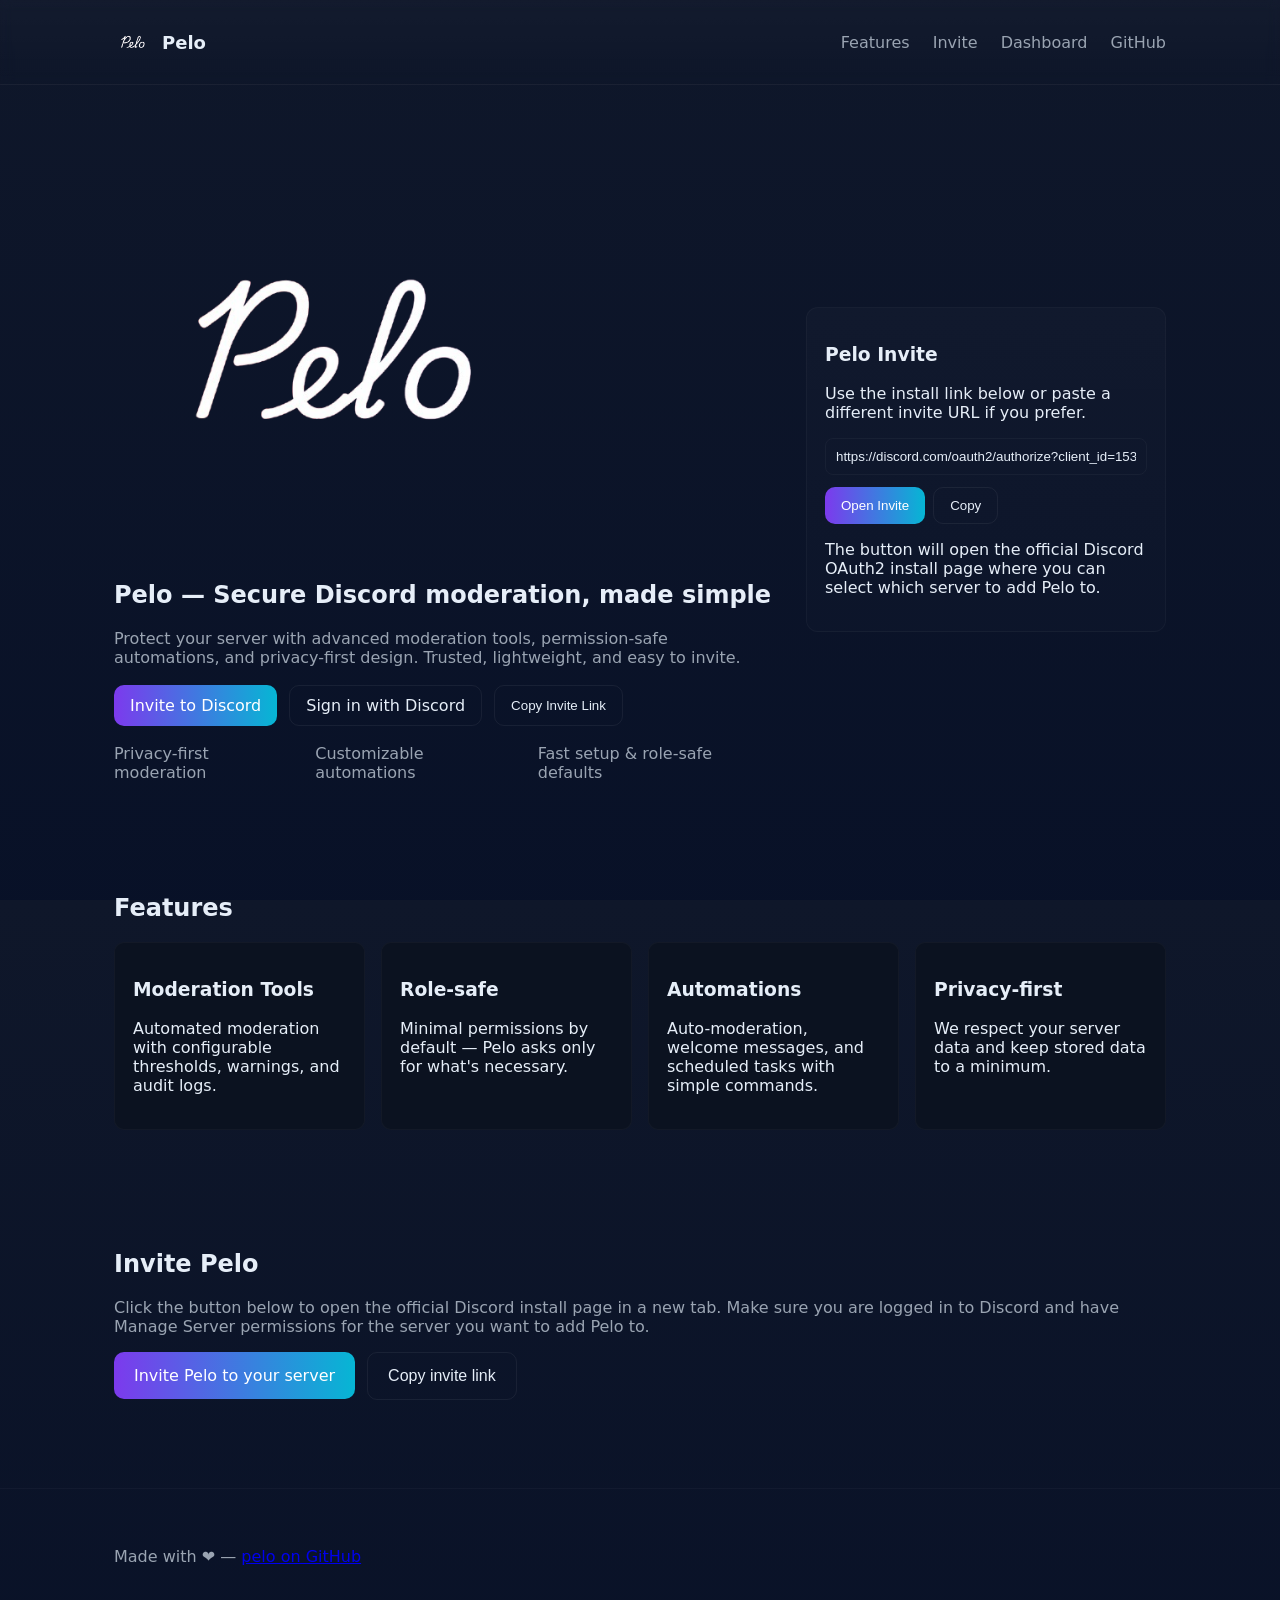
<file: index.html>
<!doctype html>
<html lang="en">
  <head>
    <meta charset="utf-8" />
    <meta name="viewport" content="width=device-width,initial-scale=1" />
    <title>Pelo — Secure Discord Bot</title>
    <meta name="description" content="Pelo — The best secure bot for Discord servers. Invite Pelo to your server and protect it today." />
    <link rel="stylesheet" href="css/styles.css" />
  </head>
  <body>
    <header class="site-header">
      <div class="container header-inner">
        <a class="brand" href="#"> 
          <img src="images/pelo1.png" alt="Pelo Logo" class="header-logo" />
          <span class="brand-title">Pelo</span>
        </a>
        <nav class="nav">
          <a href="#features">Features</a>
          <a href="#invite">Invite</a>
          <a href="dashboard.html">Dashboard</a>
          <a href="https://github.com/muradmuhammadeg-droid/pelo" target="_blank" rel="noopener">GitHub</a>
        </nav>
      </div>
    </header>

    <main>
      <section class="hero container">
        <div class="hero-left">
          <img src="images/pelo1.png" alt="Pelo Logo" class="main-logo" />
          <h1>Pelo — Secure Discord moderation, made simple</h1>
          <p class="lead">Protect your server with advanced moderation tools, permission-safe automations, and privacy-first design. Trusted, lightweight, and easy to invite.</p>

          <div class="cta-row">
            <a id="invite-btn" class="btn primary" href="#invite">Invite to Discord</a>
            <a class="btn outline" href="dashboard.html">Sign in with Discord</a>
            <button id="copy-btn" class="btn outline" type="button">Copy Invite Link</button>
          </div>

          <ul class="highlights">
            <li>Privacy-first moderation</li>
            <li>Customizable automations</li>
            <li>Fast setup & role-safe defaults</li>
          </ul>
        </div>
        <div class="hero-right" aria-hidden>
          <div class="card">
            <h3>Pelo Invite</h3>
            <p>Use the install link below or paste a different invite URL if you prefer.</p>
            <label class="field">
              <input id="invite-input" type="text" placeholder="https://discord.com/oauth2/authorize?client_id=..." value="https://discord.com/oauth2/authorize?client_id=1538172604832153710&permissions=8455231398997238&integration_type=0&scope=bot" aria-label="Discord invite link" />
            </label>
            <div class="card-actions">
              <button id="open-invite" class="btn primary" type="button">Open Invite</button>
              <button id="copy-invite" class="btn outline" type="button">Copy</button>
            </div>
            <p class="muted small">The button will open the official Discord OAuth2 install page where you can select which server to add Pelo to.</p>
          </div>
        </div>
      </section>

      <section id="features" class="container features">
        <h2>Features</h2>
        <div class="grid">
          <article class="feature">
            <h3>Moderation Tools</h3>
            <p>Automated moderation with configurable thresholds, warnings, and audit logs.</p>
          </article>
          <article class="feature">
            <h3>Role-safe</h3>
            <p>Minimal permissions by default — Pelo asks only for what's necessary.</p>
          </article>
          <article class="feature">
            <h3>Automations</h3>
            <p>Auto-moderation, welcome messages, and scheduled tasks with simple commands.</p>
          </article>
          <article class="feature">
            <h3>Privacy-first</h3>
            <p>We respect your server data and keep stored data to a minimum.</p>
          </article>
        </div>
      </section>

      <section id="invite" class="container invite-section">
        <h2>Invite Pelo</h2>
        <p class="lead">Click the button below to open the official Discord install page in a new tab. Make sure you are logged in to Discord and have Manage Server permissions for the server you want to add Pelo to.</p>

        <div class="invite-actions">
          <a id="invite-link" class="btn primary large" href="https://discord.com/oauth2/authorize?client_id=1538172604832153710&permissions=8455231398997238&integration_type=0&scope=bot" target="_blank" rel="noopener">Invite Pelo to your server</a>
          <button id="copy-invite-2" class="btn outline large" type="button">Copy invite link</button>
        </div>
        <div id="toast" class="toast" role="status" aria-live="polite"></div>
      </section>
    </main>

    <footer class="site-footer">
      <div class="container">
        <p>Made with ❤️ — <a href="https://github.com/muradmuhammadeg-droid/pelo" target="_blank" rel="noopener">pelo on GitHub</a></p>
      </div>
    </footer>

    <script src="js/main.js"></script>
  </body>
</html>
</file>
<file: css/styles.css>
:root{
  --bg:#0f172a;
  --card:#0b1220;
  --muted:#9aa4b2;
  --accent-1:#7C3AED;
  --accent-2:#06B6D4;
  --glass: rgba(255,255,255,0.04);
}
*{box-sizing:border-box}
html,body{height:100%}
body{
  margin:0;
  font-family:Inter,ui-sans-serif,system-ui,-apple-system,"Segoe UI",Roboto,"Helvetica Neue",Arial;
  background: linear-gradient(180deg,var(--bg),#071027 120%);
  color:#e6eef8;
  -webkit-font-smoothing:antialiased;
  -moz-osx-font-smoothing:grayscale;
}
.container{max-width:1100px;margin:0 auto;padding:24px}
.site-header{backdrop-filter: blur(6px);position:sticky;top:0;background:linear-gradient(180deg, rgba(255,255,255,0.02), transparent);border-bottom:1px solid rgba(255,255,255,0.03);z-index:30}
.header-inner{display:flex;align-items:center;justify-content:space-between}
.brand{display:flex;align-items:center;gap:12px;text-decoration:none;color:inherit}
.brand-title{font-weight:700;font-size:18px}
.nav a{color:var(--muted);text-decoration:none;margin-left:18px}
.hero{display:flex;gap:28px;padding:56px 24px;align-items:center}
.hero-left{flex:1}
.hero-right{width:360px}
.lead{color:var(--muted);margin-top:8px}
.btn{display:inline-flex;align-items:center;gap:10px;padding:10px 16px;border-radius:10px;border:1px solid transparent;background:transparent;color:inherit;cursor:pointer;text-decoration:none}
.btn.primary{background:linear-gradient(90deg,var(--accent-1),var(--accent-2));border:none;color:white}
.btn.outline{border:1px solid rgba(255,255,255,0.06);background:transparent}
.btn.large{padding:14px 20px;font-size:16px}
.cta-row{margin-top:18px;display:flex;gap:12px}
.highlights{display:flex;gap:12px;margin-top:18px;padding:0;list-style:none;color:var(--muted)}
.card{background:linear-gradient(180deg, rgba(255,255,255,0.02), rgba(255,255,255,0.01));padding:18px;border-radius:12px;border:1px solid rgba(255,255,255,0.03)}
.field input{width:100%;padding:10px;border-radius:8px;border:1px solid rgba(255,255,255,0.04);background:transparent;color:inherit}
.card-actions{display:flex;gap:8px;margin-top:12px}
.features{padding:40px 24px}
.features h2{margin-top:0}
.grid{display:grid;grid-template-columns:repeat(auto-fit,minmax(220px,1fr));gap:16px;margin-top:16px}
.feature{background:var(--card);padding:18px;border-radius:10px;border:1px solid rgba(255,255,255,0.03)}
.invite-section{padding:60px 24px}
.invite-actions{display:flex;gap:12px;align-items:center}
.toast{position:fixed;right:24px;bottom:24px;background:var(--card);padding:12px 16px;border-radius:10px;border:1px solid rgba(255,255,255,0.03);opacity:0;transform:translateY(8px);transition:all 220ms ease}
.toast.show{opacity:1;transform:translateY(0)}
.site-footer{border-top:1px solid rgba(255,255,255,0.03);padding:18px 24px;margin-top:28px;color:var(--muted)}
.header-logo{width:36px;height:auto}
.main-logo{width:420px;max-width:80%;display:block;margin:0 0 18px}
@media(max-width:880px){
  .hero{flex-direction:column}
  .hero-right{width:100%}
  .main-logo{width:240px}
}
</file>
